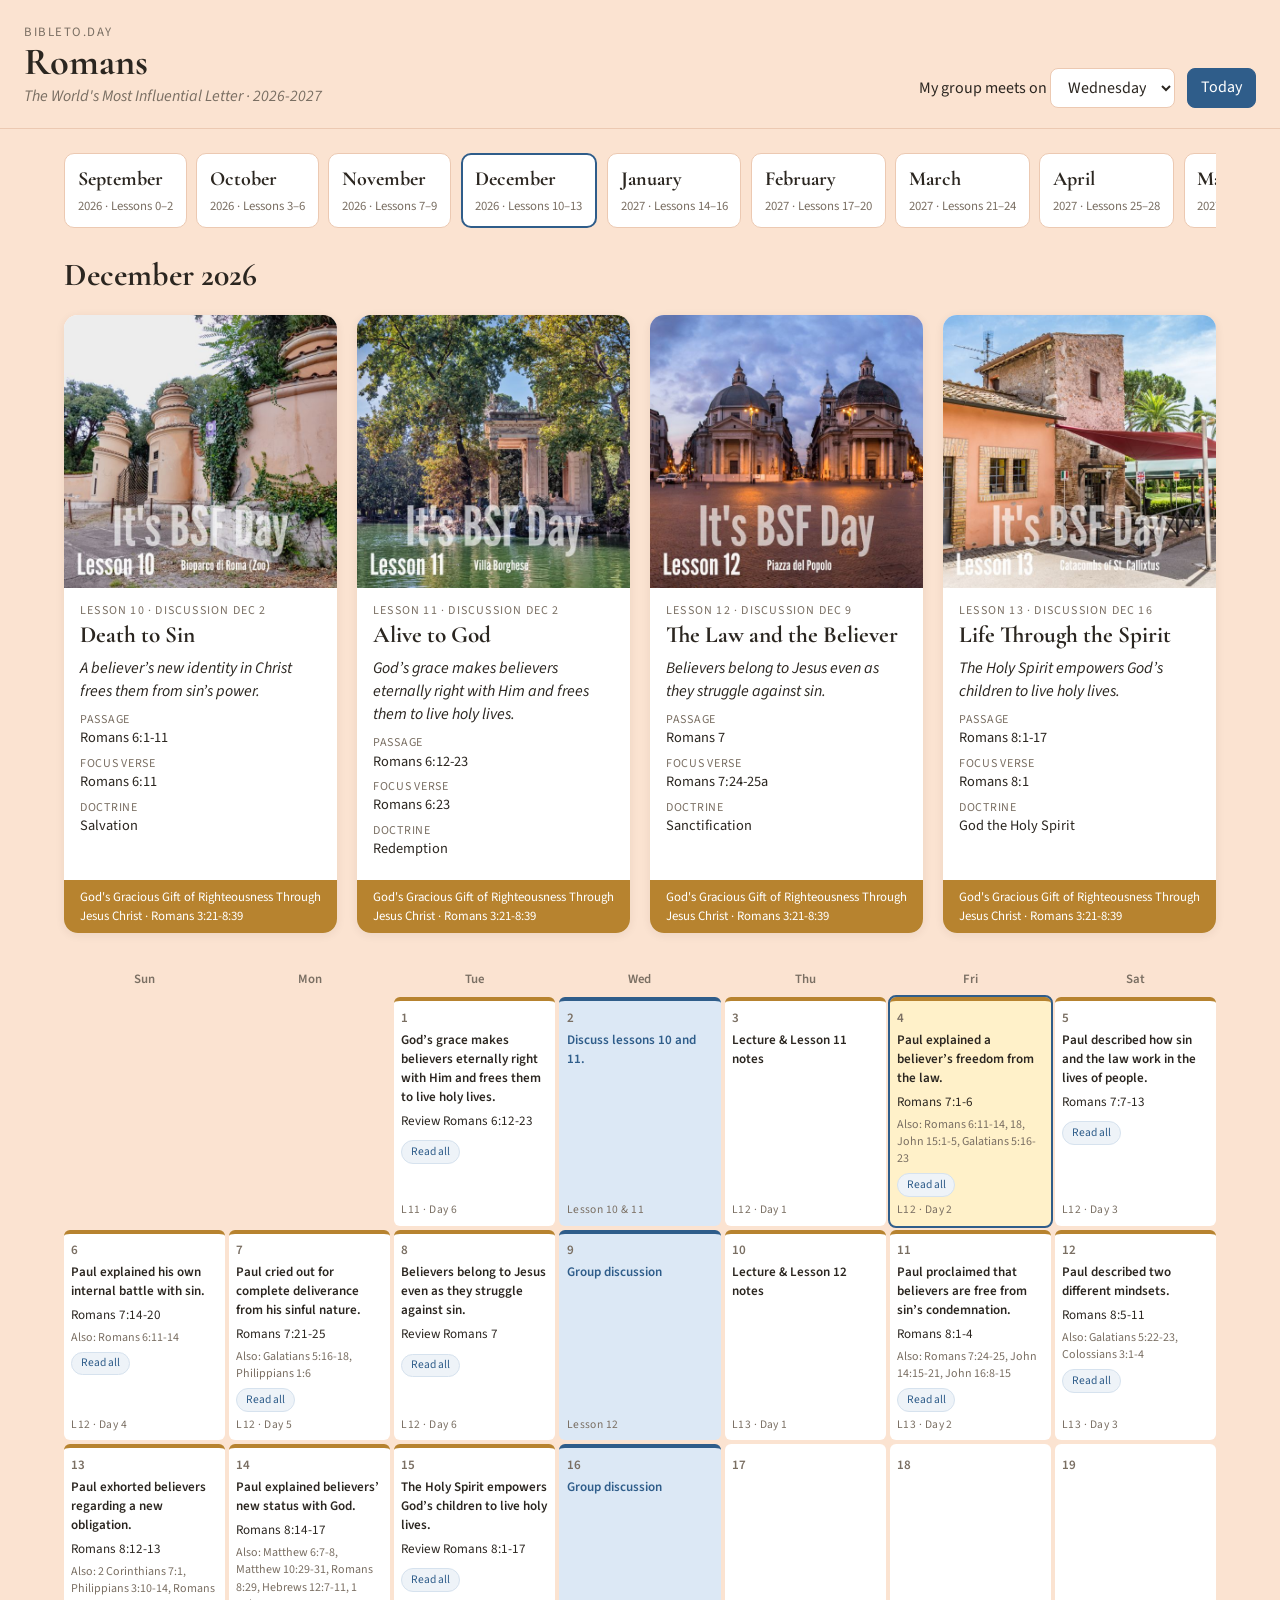
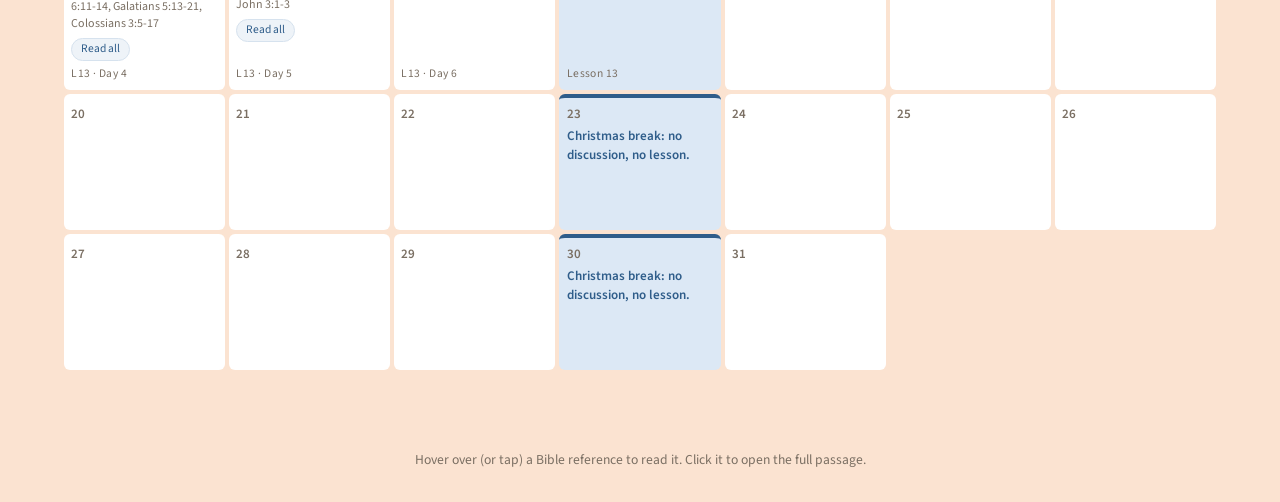
<file: index.html>
<!DOCTYPE html>
<!--
  index.html — the SKELETON of the page.
  It only holds empty "boxes" (with id names). app.js fills them with content
  from data/romans-2026.json, and css/style.css paints them.
-->
<html lang="en">
<head>
  <meta charset="utf-8">
  <meta name="viewport" content="width=device-width, initial-scale=1">
  <title>Romans · bibleto.day</title>
  <link rel="preconnect" href="https://fonts.googleapis.com">
  <link href="https://fonts.googleapis.com/css2?family=Cormorant+Garamond:wght@500;600;700&family=Source+Sans+3:wght@400;600&display=swap" rel="stylesheet">
  <link rel="stylesheet" href="css/style.css">
</head>
<body>

  <!-- 1. Top bar: study name, meeting-day picker, Today button -->
  <header class="topbar">
    <div class="brand">
      <span class="site">bibleto.day</span>
      <h1 id="study-title">Romans</h1>
      <p id="study-subtitle" class="subtitle"></p>
    </div>
    <div class="controls">
      <label>My group meets on
        <select id="meeting-day"></select>
      </label>
      <button id="today-button" type="button">Today</button>
    </div>
  </header>

  <main>
    <!-- 2. Month cards -->
    <nav id="months" class="months" aria-label="Months"></nav>

    <!-- 3. The chosen month: heading, week cards, then the calendar -->
    <h2 id="month-title" class="month-title"></h2>
    <section id="weeks" class="weeks"></section>
    <section id="calendar" class="calendar"></section>

    <!-- Phone view: shown instead of the week cards and calendar on small screens -->
    <section id="phone" class="phone"></section>
  </main>

  <!-- 4. "Read all" pop-up: filled in by app.js when a day's button is clicked -->
  <dialog id="reading-dialog" class="reading-dialog">
    <button type="button" class="close" id="dialog-close" aria-label="Close">×</button>
    <h3 id="dialog-title"></h3>
    <p id="dialog-phrase" class="phrase"></p>
    <ul id="dialog-list"></ul>
    <a id="dialog-gateway" target="_blank" rel="noopener">Read them all together on Bible Gateway (NIV) →</a>
  </dialog>

  <footer class="footer">Hover over (or tap) a Bible reference to read it. Click it to open the full passage.</footer>

  <script src="js/app.js"></script>

  <!-- RefTagger by Logos: finds Bible references on the page and adds hover pop-ups. -->
  <script>
    var refTagger = { settings: {
      bibleVersion: "NIV",          // Biblia's NIV is the NIV 2011
      bibleReader: "biblia",        // clicks open Biblia.com, the Logos Bible website
      linksOpenNewWindow: true,
      tagChapters: true,            // so "Romans 2" and "Psalm 69" get links too
      roots: [document.body],
      socialSharing: []
    } };
    (function (d, t) {
      var g = d.createElement(t), s = d.getElementsByTagName(t)[0];
      g.src = "https://api.reftagger.com/v2/RefTagger.js";
      s.parentNode.insertBefore(g, s);
    }(document, "script"));
  </script>
</body>
</html>
</file>
<file: css/style.css>
/* style.css — the PAINT. Colors, fonts, sizes and layout. */

/* Colors used everywhere, defined once so they are easy to change */
:root {
  --paper: #fbe3d1;      /* peach */
  --ink: #2b2620;
  --muted: #7a6f63;
  --line: #ecc9b2;
  --card: #ffffff;
  --accent: #2f5d8a;      /* blue */
  --meeting: #dce8f5;     /* light blue for discussion days */
  --today: #fff1c9;
}

* { box-sizing: border-box; }

body {
  margin: 0;
  background: var(--paper);
  color: var(--ink);
  font-family: "Source Sans 3", system-ui, sans-serif;
  line-height: 1.45;
}

h1, h2, h3 { font-family: "Cormorant Garamond", Georgia, serif; margin: 0; }
a { color: var(--accent); }

/* ---------- Top bar ---------- */
.topbar {
  display: flex; flex-wrap: wrap; gap: 1rem;
  justify-content: space-between; align-items: end;
  padding: 1.25rem 1.5rem; border-bottom: 1px solid var(--line);
}
.site { font-size: .8rem; letter-spacing: .12em; text-transform: uppercase; color: var(--muted); }
.topbar h1 { font-size: 2.4rem; line-height: 1; }
.subtitle { margin: .2rem 0 0; color: var(--muted); font-style: italic; }
.controls { display: flex; gap: .75rem; align-items: center; flex-wrap: wrap; }
select, button {
  font: inherit; padding: .45rem .8rem; border-radius: 8px;
  border: 1px solid var(--line); background: var(--card); color: var(--ink);
}
button { background: var(--accent); color: #fff; border-color: var(--accent); cursor: pointer; }

main { max-width: 1200px; margin: 0 auto; padding: 1rem 1.5rem 3rem; }

/* ---------- Month cards: one row that scrolls sideways on phones ---------- */
.months { display: flex; gap: .6rem; overflow-x: auto; padding: .5rem 0 1rem; }
.month-card {
  flex: 0 0 auto; min-width: 7.5rem; text-align: left; cursor: pointer;
  background: var(--card); color: var(--ink); border: 1px solid var(--line);
  border-radius: 10px; padding: .6rem .8rem;
}
.month-card strong { display: block; font-family: "Cormorant Garamond", serif; font-size: 1.25rem; }
.month-card span { font-size: .8rem; color: var(--muted); }
.month-card.selected { border: 2px solid var(--accent); }

.month-title { font-size: 2rem; margin: .5rem 0 1rem; }

/* ---------- Week cards ---------- */
.weeks {
  display: grid; gap: 1.25rem;
  grid-template-columns: repeat(auto-fill, minmax(250px, 1fr));
  margin-bottom: 2rem;
}
.week-card {
  background: var(--card); border-radius: 14px; overflow: hidden;
  box-shadow: 0 2px 10px rgba(60, 40, 20, .08);
  display: flex; flex-direction: column;
}
.week-card img { width: 100%; aspect-ratio: 1 / 1; object-fit: cover; display: block; }
.week-body { padding: .9rem 1rem; flex: 1; }
.week-number { font-size: .75rem; letter-spacing: .1em; text-transform: uppercase; color: var(--muted); }
.week-card h3 { font-size: 1.45rem; line-height: 1.15; margin: .15rem 0 .5rem; }
.truth { font-style: italic; margin: .5rem 0; }
.facts { margin: 0; font-size: .9rem; }
.facts dt { color: var(--muted); font-size: .75rem; text-transform: uppercase; letter-spacing: .06em; }
.facts dd { margin: 0 0 .35rem; }
.outline { color: #fff; font-size: .8rem; padding: .5rem 1rem; }  /* background color comes from the data */

/* ---------- Calendar grid: 7 columns, Sunday to Saturday ---------- */
.calendar { display: grid; grid-template-columns: repeat(7, 1fr); gap: 4px; }
.weekday { font-weight: 600; text-align: center; font-size: .8rem; color: var(--muted); padding: .3rem 0; }
.day {
  background: var(--card); border-radius: 6px; padding: .45rem; min-height: 8.5rem;
  font-size: .82rem; border-top: 4px solid transparent;  /* top stripe = outline color */
  display: flex; flex-direction: column;   /* stack the contents so the marker can sit at the bottom */
}
.day.empty { background: transparent; }
.day.today { background: var(--today); outline: 2px solid var(--accent); }
.date { font-weight: 600; color: var(--muted); }
.phrase { font-weight: 600; margin: .2rem 0 .3rem; }
.passage { margin-bottom: .25rem; }
.also { font-size: .75rem; color: var(--muted); }
.marker { margin-top: auto; padding-top: .3rem; font-size: .72rem; color: var(--muted); letter-spacing: .04em; }
.meeting { background: var(--meeting); border-top-color: var(--accent); }
.meeting .phrase { color: var(--accent); }

/* ---------- "Read all" button and pop-up ---------- */
.read-all {
  align-self: flex-start; margin-top: .35rem; padding: .15rem .55rem;
  font-size: .72rem; border-radius: 999px;
  background: #eef3f8; color: var(--accent); border: 1px solid #d6e2ee;   /* quiet light blue */
}
.read-all:hover { background: #dce8f5; }
.reading-dialog {
  border: none; border-radius: 14px; padding: 1.5rem 1.75rem; max-width: 30rem; width: 90vw;
  background: var(--card); color: var(--ink); box-shadow: 0 10px 40px rgba(0, 0, 0, .25);
}
.reading-dialog::backdrop { background: rgba(40, 30, 20, .45); }
.reading-dialog h3 { font-size: 1.4rem; padding-right: 2rem; }
.reading-dialog ul { padding-left: 1.2rem; line-height: 1.9; }
.reading-dialog .close {
  position: absolute; top: .6rem; right: .7rem; background: none; border: none;
  color: var(--muted); font-size: 1.6rem; line-height: 1; cursor: pointer;
}

/* ---------- Phone view (screens narrower than 700px) ---------- */
.phone { display: none; }

@media (max-width: 700px) {
  .weeks, .calendar { display: none; }      /* hide the desktop week cards and grid */
  .phone { display: block; }
  main { padding: .75rem .9rem 2rem; }
  .topbar { padding: 1rem; }
  .month-title { font-size: 1.6rem; margin: .25rem 0 .75rem; }

  /* a) week strip: swipe sideways */
  .week-strip { display: flex; gap: .6rem; overflow-x: auto; padding-bottom: .5rem; }
  .week-chip {
    flex: 0 0 auto; width: 7.5rem; padding: 0; overflow: hidden; text-align: left;
    background: var(--card); color: var(--ink); border: 2px solid transparent; border-radius: 12px;
  }
  .week-chip img { width: 100%; aspect-ratio: 1 / 1; object-fit: cover; display: block; }
  .week-chip span { display: block; padding: .35rem .5rem; font-size: .85rem; font-weight: 600; }
  .week-chip small { font-weight: 400; color: var(--muted); }
  .week-chip.selected { border-color: var(--accent); }

  /* b) chosen week's details */
  .phone-week { background: var(--card); border-radius: 14px; overflow: hidden; margin: .9rem 0; }
  .phone-week h3 { font-size: 1.65rem; line-height: 1.2; padding: 1.1rem 1.25rem .2rem; }
  .phone-week .truth { padding: 0 1.25rem; margin: .5rem 0 .8rem; font-size: 1.1rem; }
  .phone-week .facts-line { padding: 0 1.25rem; margin: .35rem 0; font-size: 1rem; }
  .phone-week .facts-line:last-of-type { margin-bottom: 1rem; }
  .phone-week .outline { font-size: .9rem; padding: .7rem 1.25rem; }
  .facts-line b { color: var(--muted); font-weight: 600; font-size: .75rem; text-transform: uppercase; }
  .note { background: var(--meeting); padding: .7rem 1rem; border-radius: 10px; }

  /* c) seven day buttons */
  .day-pills { display: grid; grid-template-columns: repeat(7, 1fr); gap: 4px; margin: 1rem 0 .6rem; }
  .day-pill {
    display: flex; flex-direction: column; align-items: center; padding: .35rem 0;
    background: var(--card); color: var(--ink); border: 1px solid var(--line); font-size: .72rem;
  }
  .day-pill b { font-size: 1.05rem; }
  .day-pill.meeting { background: var(--meeting); }
  .day-pill.today { border: 2px solid var(--accent); }
  .day-pill.selected { background: var(--accent); color: #fff; border-color: var(--accent); }

  /* the big day card */
  .day-card {
    background: var(--card); border-radius: 12px; padding: 1.1rem 1.2rem; min-height: 14rem;
    border-top: 6px solid transparent; display: flex; flex-direction: column; font-size: 1.05rem;
  }
  .day-card.meeting { background: var(--meeting); border-top-color: var(--accent); }
  .day-card .date { font-size: .85rem; text-transform: uppercase; letter-spacing: .06em; }
  .day-card .phrase { font-size: 1.25rem; line-height: 1.35; margin: .5rem 0 .8rem; }
  .day-card .also { font-size: .9rem; line-height: 1.7; }
  .day-card .read-all { font-size: .85rem; padding: .35rem .9rem; margin-top: .8rem; }
  .day-card .marker { font-size: .8rem; }

  .week-nav { display: flex; justify-content: space-between; margin-top: 1rem; }
  .week-nav button { background: var(--card); color: var(--accent); border-color: var(--line); }
}

.footer { text-align: center; color: var(--muted); font-size: .85rem; padding: 2rem; }
</file>
